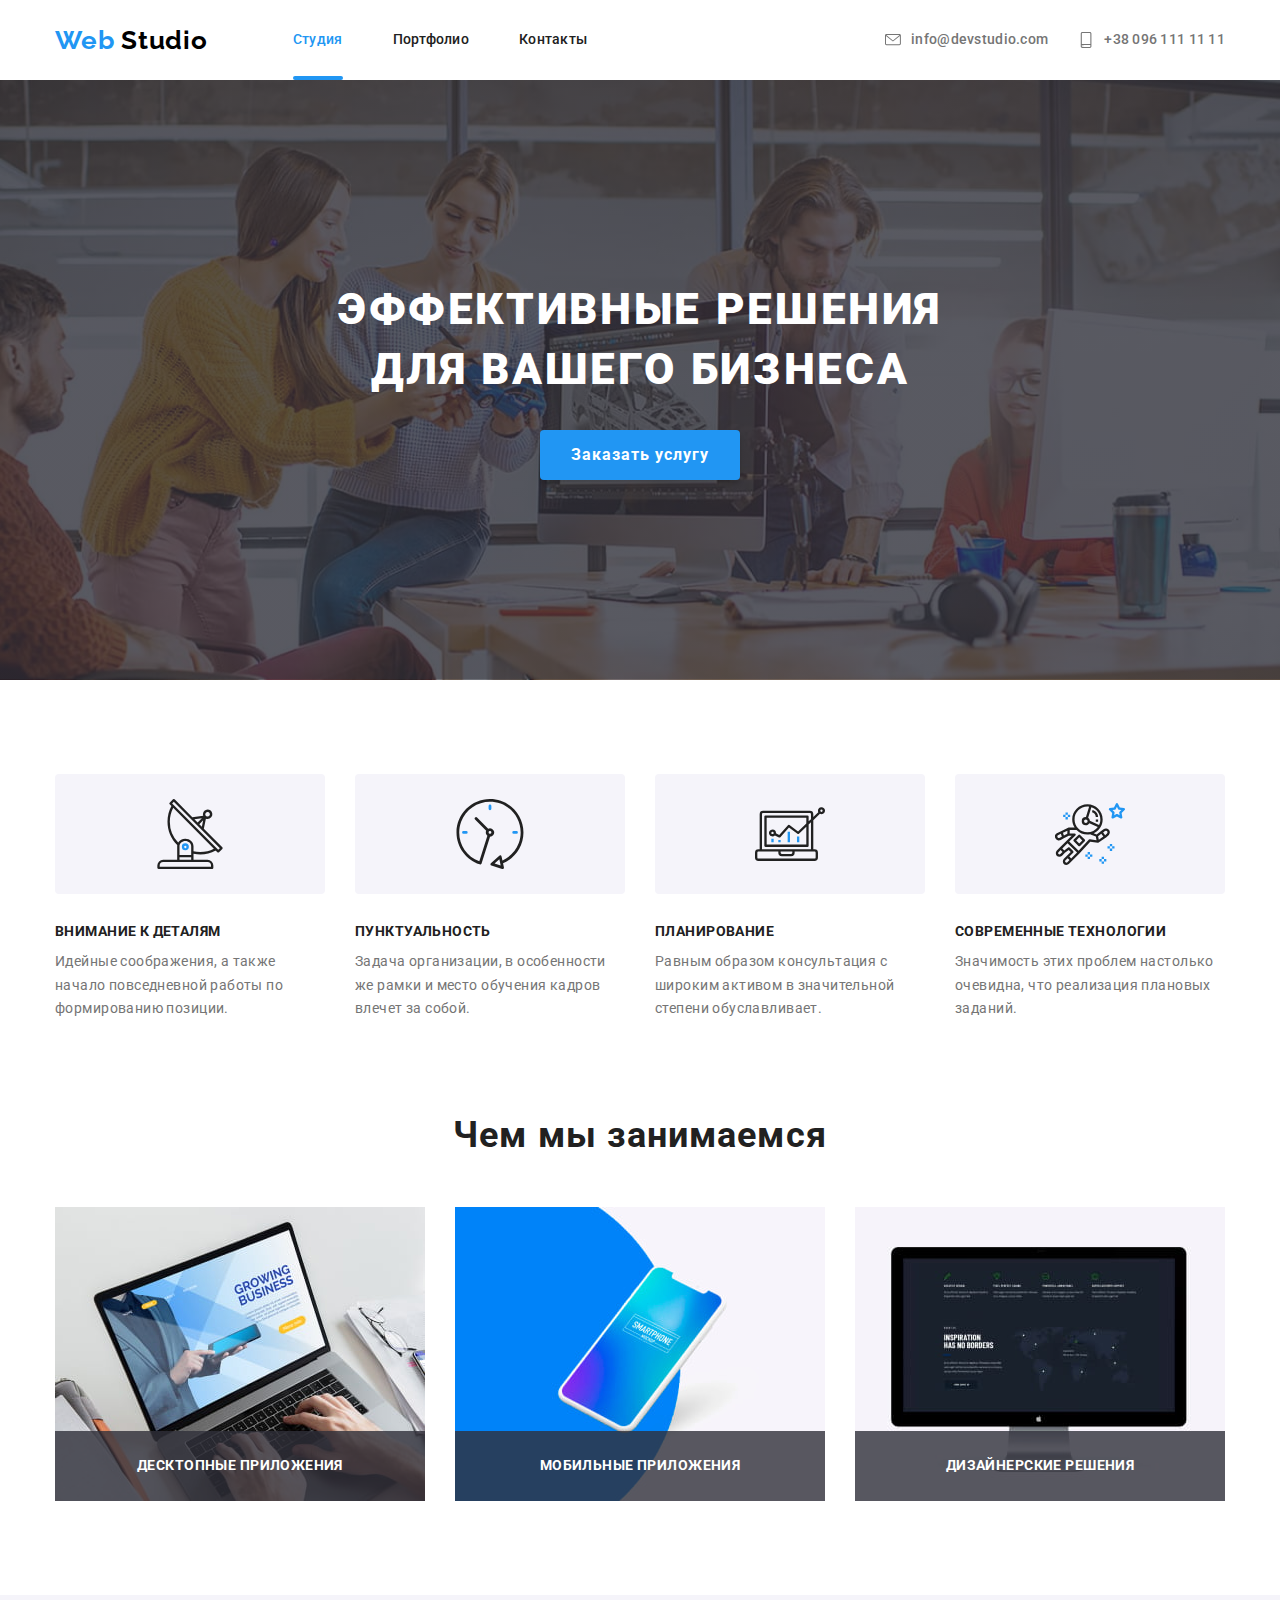
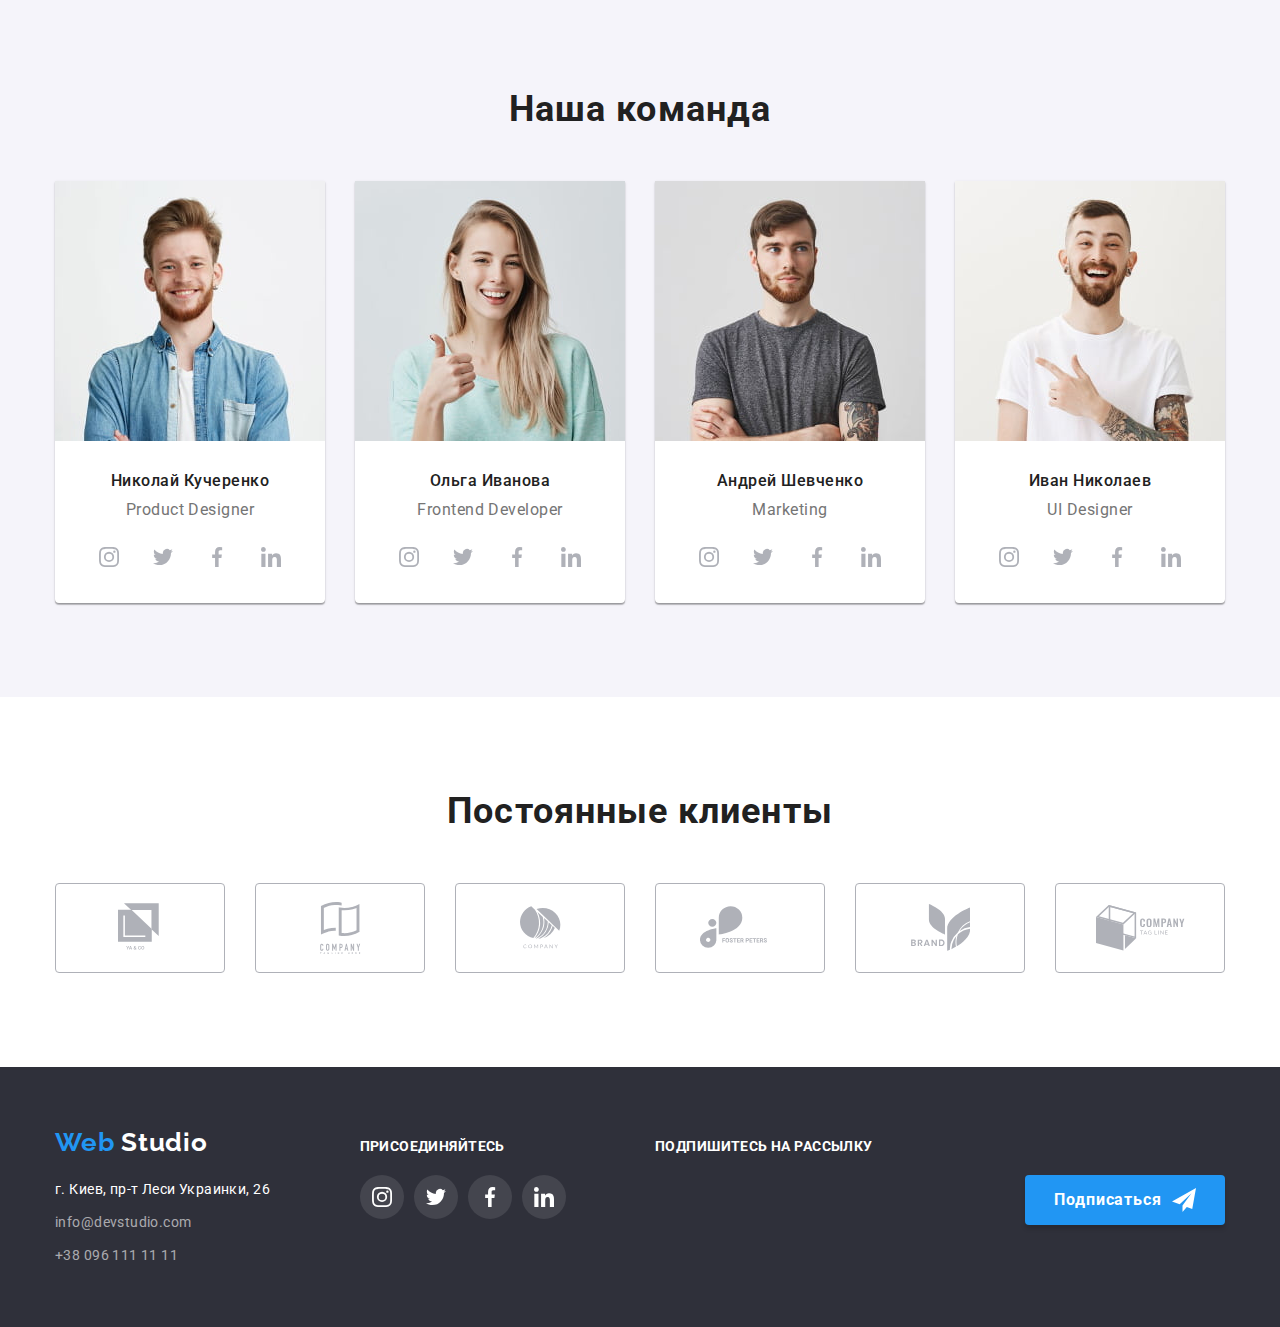
<file: index.html>
<!DOCTYPE html>
<html lang="ru">
  <head>
    <meta charset="UTF-8" />
    <meta name="viewport" content="width=device-width, initial-scale=1.0" />
    <title lang="en">Web Studio</title>
    <link
      rel="stylesheet"
      href="https://cdnjs.cloudflare.com/ajax/libs/animate.css/4.0.0/animate.min.css"
    />
    <link
      href="https://fonts.googleapis.com/css2?family=Raleway:wght@700&family=Roboto:wght@400;500;700;900&display=swap"
      rel="stylesheet"
    />
    <link rel="stylesheet" href="./css/normalize.css" />
    <link rel="stylesheet" href="./css/styles.css" />
  </head>
  <body>
    <!-- header -->
    <header class="header">
      <div class="container">
        <nav class="header-navigation">
          <a class="logo logo-light-theme link" href="./index.html" lang="en"
            ><span class="logo-accent">Web</span> Studio</a
          >
          <ul class="navigation-list list">
            <li class="navigation-list-item">
              <a
                class="navigation-item-link link nav-item-active"
                href="./index.html"
                >Студия</a
              >
            </li>
            <li class="navigation-list-item">
              <a class="navigation-item-link link" href="./portfolio.html"
                >Портфолио</a
              >
            </li>
            <li class="navigation-list-item">
              <a class="navigation-item-link link" href="">Контакты</a>
            </li>
          </ul>
        </nav>

        <ul class="header-address-list list">
          <li class="header-address-list-item">
            <a
              class="header-address-item-link link"
              href="mailto:info@devstudio.com"
            >
              <svg class="header-address-icon">
                <use href="./images/sprite.svg#envelope"></use>
              </svg>
              info@devstudio.com</a
            >
          </li>
          <li class="header-address-list-item">
            <a class="header-address-item-link link" href="tel:+380961111111">
              <svg class="header-address-icon">
                <use href="./images/sprite.svg#smartphone"></use>
              </svg>
              +38 096 111 11 11</a
            >
          </li>
        </ul>
      </div>
    </header>

    <main>
      <!-- hero секция -->
      <section class="hero">
        <h1 class="hero-title">
          Эффективные решения <br />
          для вашего бизнеса
        </h1>
        <button class="button-main">Заказать услугу</button>
      </section>

      <!--секция особенности-->
      <section class="features">
        <div class="container">
          <h2 class="features-title">Особенности</h2>
          <ul class="features-list list">
            <li class="features-list-item">
              <div class="features-image-container">
                <svg
                  width="70"
                  height="70"
                  aria-label="Иконка спутниковая антена"
                >
                  <use href="./images/sprite.svg#antenna"></use>
                </svg>
              </div>
              <h3 class="title">Внимание к деталям</h3>
              <p class="text">
                Идейные соображения, а также начало повседневной работы по
                формированию позиции.
              </p>
            </li>
            <li class="features-list-item">
              <div class="features-image-container">
                <svg width="70" height="70" aria-label="Иконка часы">
                  <use href="./images/sprite.svg#clock"></use>
                </svg>
              </div>
              <h3 class="title">Пунктуальность</h3>
              <p class="text">
                Задача организации, в особенности же рамки и место обучения
                кадров влечет за собой.
              </p>
            </li>
            <li class="features-list-item">
              <div class="features-image-container">
                <svg width="70" height="70" aria-label="Иконка график">
                  <use href="./images/sprite.svg#diagram"></use>
                </svg>
              </div>
              <h3 class="title">Планирование</h3>
              <p class="text">
                Равным образом консультация с широким активом в значительной
                степени обуславливает.
              </p>
            </li>
            <li class="features-list-item">
              <div class="features-image-container">
                <svg
                  width="70"
                  height="70"
                  aria-label="Иконка астронавт и звезды"
                >
                  <use href="./images/sprite.svg#astronaut"></use>
                </svg>
                <!-- <img
                  class="features-list-item-image"
                  src="./images/astronaut.svg"
                  alt="иконка астронавт"
                /> -->
              </div>
              <h3 class="title">Современные технологии</h3>
              <p class="text">
                Значимость этих проблем настолько очевидна, что реализация
                плановых заданий.
              </p>
            </li>
          </ul>
        </div>
      </section>

      <!--секция о нас-->
      <section class="about-us section">
        <div class="container">
          <h2 class="section-title">Чем мы занимаемся</h2>
          <ul class="about-us-list list">
            <li class="about-us-list-item">
              <img
                src="./images/desktop.jpg"
                alt="ноутбук"
                width="370"
                height="294"
              />
              <p class="title about-us-overlay">Десктопные приложения</p>
            </li>
            <li class="about-us-list-item">
              <img
                src="./images/mobile.jpg"
                alt="смартфон"
                width="370"
                height="294"
              />
              <p class="title about-us-overlay">Мобильные приложения</p>
            </li>
            <li class="about-us-list-item">
              <img
                src="./images/design.jpg"
                alt="монитор"
                width="370"
                height="294"
              />
              <p class="title about-us-overlay">Дизайнерские решения</p>
            </li>
          </ul>
        </div>
      </section>

      <!--секция наша команда-->
      <section class="team section">
        <div class="container">
          <h2 class="section-title">Наша команда</h2>
          <ul class="team-list list">
            <li class="team-list-item">
              <img
                class="team-item-image"
                src="./images/team1.jpg"
                alt="Николай Кучеренко"
              />
              <h3 class="team-item-title">Николай Кучеренко</h3>
              <p class="team-item-position" lang="en">
                Product Designer
              </p>
              <ul class="social-list list">
                <li class="social-list-item">
                  <a
                    class="social-list-item-link link"
                    href=""
                    aria-label="иконка инстаграм"
                  >
                    <svg class="social-link-icon">
                      <use href="./images/sprite.svg#instagram"></use>
                    </svg>
                  </a>
                </li>
                <li class="social-list-item">
                  <a
                    class="social-list-item-link link"
                    href=""
                    aria-label="иконка твиттер"
                  >
                    <svg class="social-link-icon">
                      <use href="./images/sprite.svg#twitter"></use>
                    </svg>
                  </a>
                </li>
                <li class="social-list-item">
                  <a
                    class="social-list-item-link link"
                    href=""
                    aria-label="иконка фейсбук"
                  >
                    <svg class="social-link-icon">
                      <use href="./images/sprite.svg#facebook"></use>
                    </svg>
                  </a>
                </li>
                <li class="social-list-item">
                  <a
                    class="social-list-item-link link"
                    href=""
                    aria-label="иконка линкедин"
                  >
                    <svg class="social-link-icon">
                      <use href="./images/sprite.svg#linkedin"></use>
                    </svg>
                  </a>
                </li>
              </ul>
            </li>
            <li class="team-list-item">
              <img
                class="team-item-image"
                src="./images/team2.jpg"
                alt="Ольга Иванова"
              />
              <h3 class="team-item-title">Ольга Иванова</h3>
              <p class="team-item-position" lang="en">
                Frontend Developer
              </p>
              <ul class="social-list list">
                <li class="social-list-item">
                  <a
                    class="social-list-item-link link"
                    href=""
                    aria-label="иконка инстаграм"
                  >
                    <svg class="social-link-icon">
                      <use href="./images/sprite.svg#instagram"></use>
                    </svg>
                  </a>
                </li>
                <li class="social-list-item">
                  <a
                    class="social-list-item-link link"
                    href=""
                    aria-label="иконка твиттер"
                  >
                    <svg class="social-link-icon">
                      <use href="./images/sprite.svg#twitter"></use>
                    </svg>
                  </a>
                </li>
                <li class="social-list-item">
                  <a
                    class="social-list-item-link link"
                    href=""
                    aria-label="иконка фейсбук"
                  >
                    <svg class="social-link-icon">
                      <use href="./images/sprite.svg#facebook"></use>
                    </svg>
                  </a>
                </li>
                <li class="social-list-item">
                  <a
                    class="social-list-item-link link"
                    href=""
                    aria-label="иконка линкедин"
                  >
                    <svg class="social-link-icon">
                      <use href="./images/sprite.svg#linkedin"></use>
                    </svg>
                  </a>
                </li>
              </ul>
            </li>
            <li class="team-list-item">
              <img
                class="team-item-image"
                src="./images/team3.jpg"
                alt="Андрей Шевченко"
              />
              <h3 class="team-item-title">Андрей Шевченко</h3>
              <p class="team-item-position" lang="en">Marketing</p>
              <ul class="social-list list">
                <li class="social-list-item">
                  <a
                    class="social-list-item-link link"
                    href=""
                    aria-label="иконка инстаграм"
                  >
                    <svg class="social-link-icon">
                      <use href="./images/sprite.svg#instagram"></use>
                    </svg>
                  </a>
                </li>
                <li class="social-list-item">
                  <a
                    class="social-list-item-link link"
                    href=""
                    aria-label="иконка твиттер"
                  >
                    <svg class="social-link-icon">
                      <use href="./images/sprite.svg#twitter"></use>
                    </svg>
                  </a>
                </li>
                <li class="social-list-item">
                  <a
                    class="social-list-item-link link"
                    href=""
                    aria-label="иконка фейсбук"
                  >
                    <svg class="social-link-icon">
                      <use href="./images/sprite.svg#facebook"></use>
                    </svg>
                  </a>
                </li>
                <li class="social-list-item">
                  <a
                    class="social-list-item-link link"
                    href=""
                    aria-label="иконка линкедин"
                  >
                    <svg class="social-link-icon">
                      <use href="./images/sprite.svg#linkedin"></use>
                    </svg>
                  </a>
                </li>
              </ul>
            </li>
            <li class="team-list-item">
              <img
                class="team-item-image"
                src="./images/team4.jpg"
                alt="Иван Николаев"
              />
              <h3 class="team-item-title">Иван Николаев</h3>
              <p class="team-item-position" lang="en">UI Designer</p>
              <ul class="social-list list">
                <li class="social-list-item">
                  <a
                    class="social-list-item-link link"
                    href=""
                    aria-label="иконка инстаграм"
                  >
                    <svg class="social-link-icon">
                      <use href="./images/sprite.svg#instagram"></use>
                    </svg>
                  </a>
                </li>
                <li class="social-list-item">
                  <a
                    class="social-list-item-link link"
                    href=""
                    aria-label="иконка твиттер"
                  >
                    <svg class="social-link-icon">
                      <use href="./images/sprite.svg#twitter"></use>
                    </svg>
                  </a>
                </li>
                <li class="social-list-item">
                  <a
                    class="social-list-item-link link"
                    href=""
                    aria-label="иконка фейсбук"
                  >
                    <svg class="social-link-icon">
                      <use href="./images/sprite.svg#facebook"></use>
                    </svg>
                  </a>
                </li>
                <li class="social-list-item">
                  <a
                    class="social-list-item-link link"
                    href=""
                    aria-label="иконка линкедин"
                  >
                    <svg class="social-link-icon">
                      <use href="./images/sprite.svg#linkedin"></use>
                    </svg>
                  </a>
                </li>
              </ul>
            </li>
          </ul>
        </div>
      </section>

      <!--clients section-->
      <section class="clients section">
        <div class="container">
          <h2 class="section-title">Постоянные клиенты</h2>
          <ul class="clients-list list">
            <li class="clients-list-item">
              <a class="clients-item-link link" href="">
                <svg
                  class="clients-item-icon"
                  width="45"
                  height="50"
                  aria-label="логотип компании 1"
                >
                  <use href="./images/sprite.svg#logo1"></use>
                </svg>
              </a>
            </li>
            <li class="clients-list-item">
              <a class="clients-item-link link" href="">
                <svg
                  class="clients-item-icon"
                  width="45"
                  height="52"
                  aria-label="логотип компании 2"
                >
                  <use href="./images/sprite.svg#logo2"></use>
                </svg>
              </a>
            </li>
            <li class="clients-list-item">
              <a class="clients-item-link link" href="">
                <svg
                  class="clients-item-icon"
                  width="41"
                  height="43"
                  aria-label="логотип компании 3"
                >
                  <use href="./images/sprite.svg#logo3"></use>
                </svg>
              </a>
            </li>
            <li class="clients-list-item">
              <a class="clients-item-link link" href="">
                <svg
                  class="clients-item-icon"
                  width="80"
                  height="43"
                  aria-label="логотип компании 4"
                >
                  <use href="./images/sprite.svg#logo4"></use>
                </svg>
              </a>
            </li>
            <li class="clients-list-item">
              <a class="clients-item-link link" href="">
                <svg
                  class="clients-item-icon"
                  width="59"
                  height="47"
                  aria-label="логотип компании 5"
                >
                  <use href="./images/sprite.svg#logo5"></use>
                </svg>
              </a>
            </li>
            <li class="clients-list-item">
              <a class="clients-item-link link" href="">
                <svg
                  class="clients-item-icon"
                  width="89"
                  height="46"
                  aria-label="логотип компании 6"
                >
                  <use href="./images/sprite.svg#logo6"></use>
                </svg>
              </a>
            </li>
          </ul>
        </div>
      </section>
    </main>

    <footer class="footer">
      <div class="container">
        <!-- блок адрес -->
        <div class="footer-address-container">
          <a class="logo footer-logo link" href="./index.html" lang="en"
            ><span class="logo-accent">Web</span> Studio</a
          >
          <address class="address">
            <a
              class="address-postal link"
              href="https://goo.gl/maps/jZkNy4jzxjosVLDv5"
              target="_blank"
              >г. Киев, пр-т Леси Украинки, 26</a
            >
            <a class="address-mail link" href="mailto:info@devstudio.com"
              >info@devstudio.com</a
            >
            <a class="address-tel link" href="tel:+380961111111"
              >+38 096 111 11 11</a
            >
          </address>
        </div>

        <!-- блок соцсети -->
        <div class="social-join">
          <b class="title">присоединяйтесь</b>
          <ul class="social-list list">
            <li class="social-list-item">
              <a
                class="social-list-item-link link"
                href=""
                aria-label="иконка инстаграм"
              >
                <svg class="social-link-icon">
                  <use href="./images/sprite.svg#instagram"></use>
                </svg>
              </a>
            </li>
            <li class="social-list-item">
              <a
                class="social-list-item-link link"
                href=""
                aria-label="иконка твиттер"
              >
                <svg class="social-link-icon">
                  <use href="./images/sprite.svg#twitter"></use>
                </svg>
              </a>
            </li>
            <li class="social-list-item">
              <a
                class="social-list-item-link link"
                href=""
                aria-label="иконка фейсбук"
              >
                <svg class="social-link-icon">
                  <use href="./images/sprite.svg#facebook"></use>
                </svg>
              </a>
            </li>
            <li class="social-list-item">
              <a
                class="social-list-item-link link"
                href=""
                aria-label="иконка линкедин"
              >
                <svg class="social-link-icon">
                  <use href="./images/sprite.svg#linkedin"></use>
                </svg>
              </a>
            </li>
          </ul>
        </div>

        <!-- форма подписки-->
        <div class="sign-form">
          <b class="title">Подпишитесь на рассылку</b>
          <button class="button-main">
            Подписаться
            <svg class="send-icon" width="24" height="24">
              <use href="./images/sprite.svg#send"></use>
            </svg>
          </button>
        </div>
      </div>
    </footer>
  </body>
</html>
</file>
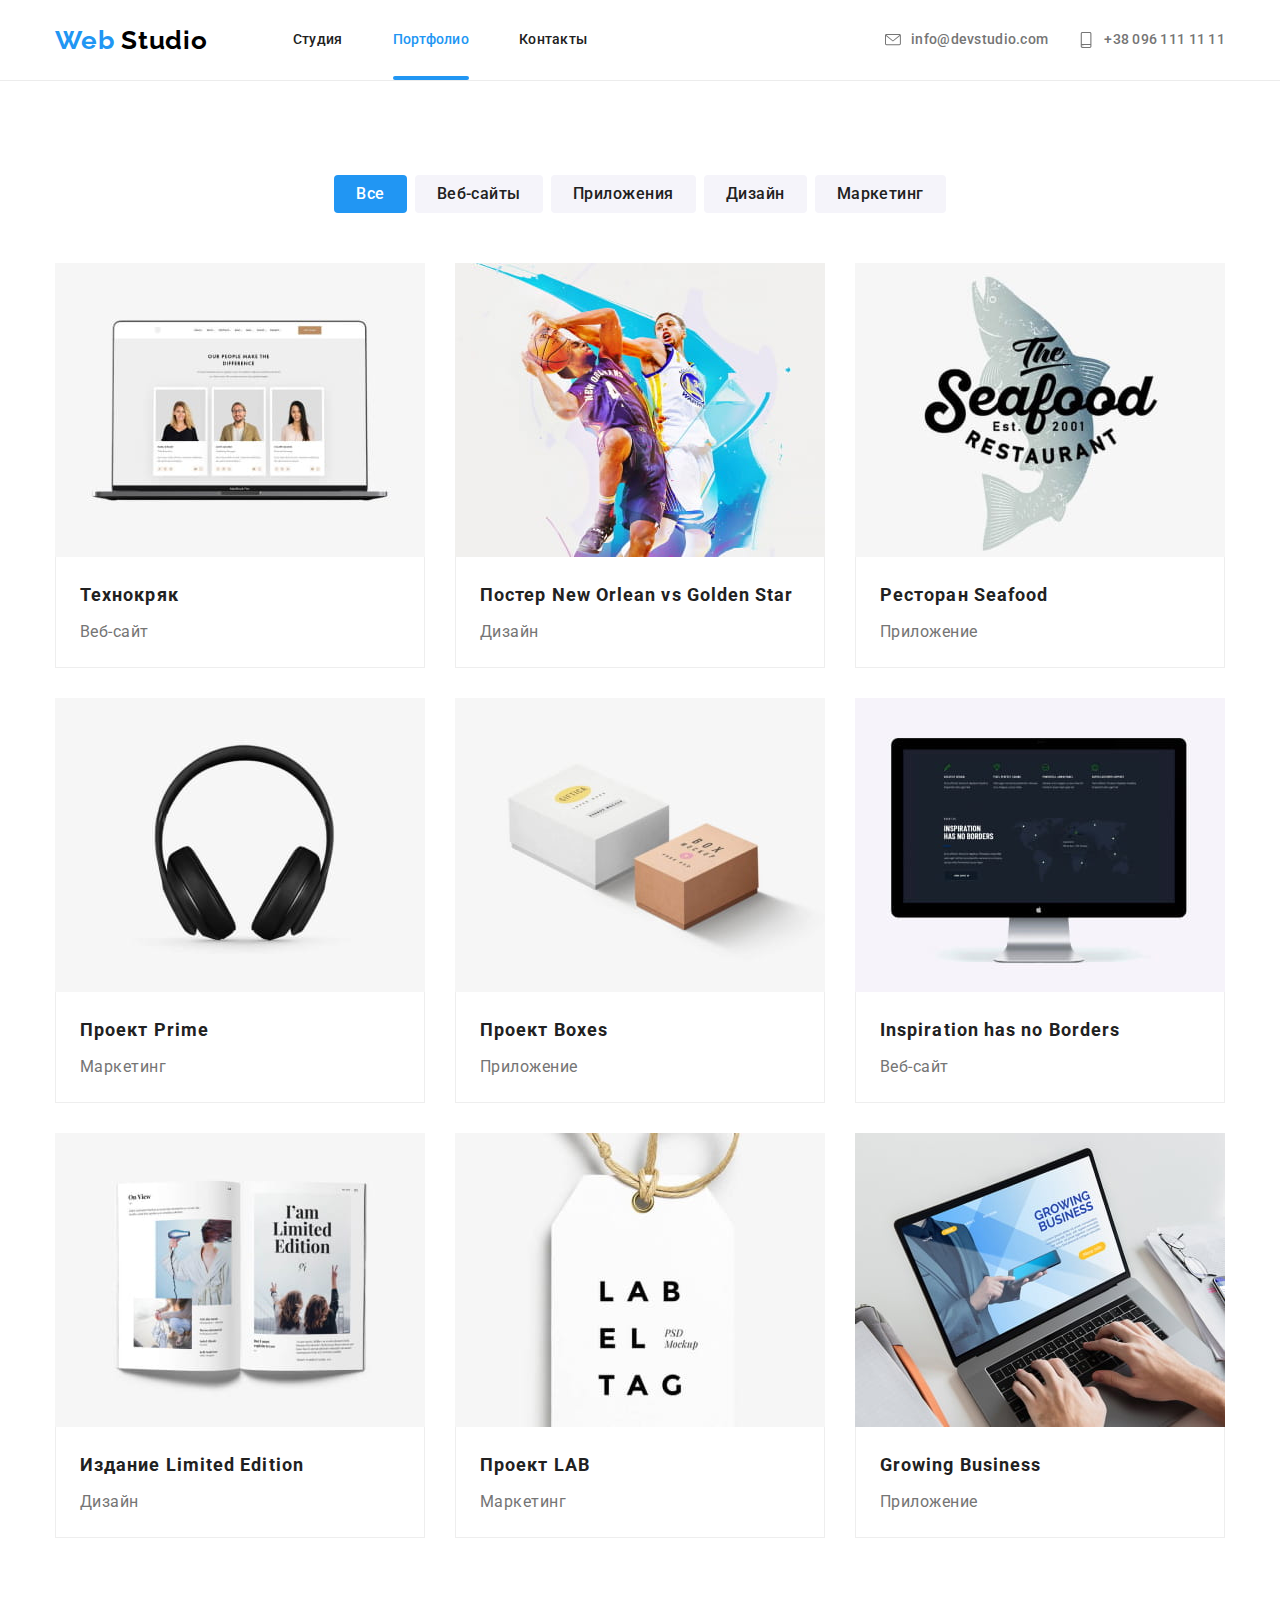
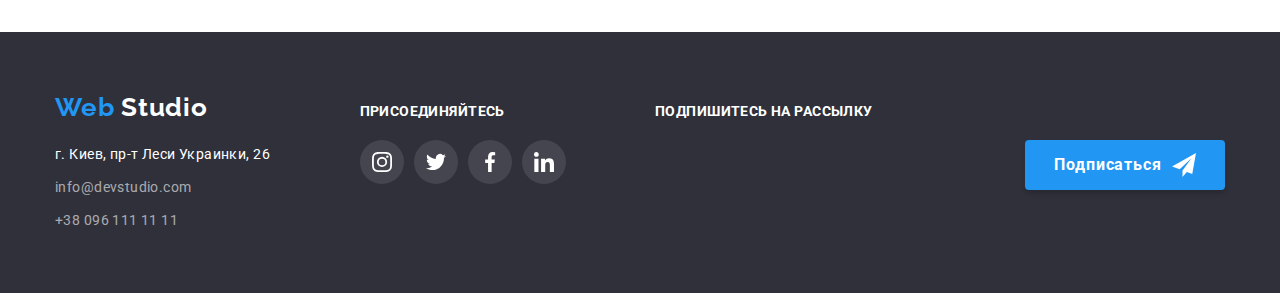
<file: portfolio.html>
<!DOCTYPE html>
<html lang="ru">
  <head>
    <meta charset="UTF-8" />
    <meta name="viewport" content="width=device-width, initial-scale=1.0" />
    <title>Портфолио</title>
    <link
      rel="stylesheet"
      href="https://cdnjs.cloudflare.com/ajax/libs/animate.css/4.0.0/animate.min.css"
    />
    <link
      href="https://fonts.googleapis.com/css2?family=Raleway:wght@700&family=Roboto:wght@400;500;700;900&display=swap"
      rel="stylesheet"
    />
    <link rel="stylesheet" href="./css/normalize.css" />
    <link rel="stylesheet" href="./css/styles.css" />
  </head>
  <body>
    <header class="header">
      <div class="container">
        <nav class="header-navigation">
          <a class="logo logo-light-theme link" href="./index.html" lang="en"
            ><span class="logo-accent">Web</span> Studio</a
          >
          <ul class="navigation-list list">
            <li class="navigation-list-item">
              <a class="navigation-item-link link" href="./index.html"
                >Студия</a
              >
            </li>
            <li class="navigation-list-item">
              <a
                class="navigation-item-link link nav-item-active"
                href="./portfolio.html"
                >Портфолио</a
              >
            </li>
            <li class="navigation-list-item">
              <a class="navigation-item-link link" href="">Контакты</a>
            </li>
          </ul>
        </nav>
        <ul class="header-address-list list">
          <li class="header-address-list-item">
            <a
              class="header-address-item-link link"
              href="mailto:info@devstudio.com"
            >
              <svg class="header-address-icon">
                <use href="./images/sprite.svg#envelope"></use>
              </svg>
              info@devstudio.com</a
            >
          </li>
          <li class="header-address-list-item">
            <a class="header-address-item-link link" href="tel:+380961111111">
              <svg class="header-address-icon">
                <use href="./images/sprite.svg#smartphone"></use>
              </svg>
              +38 096 111 11 11</a
            >
          </li>
        </ul>
      </div>
    </header>

    <main>
      <section class="section">
        <div class="container">
          <h1 class="projects-title">Наши проекты</h1>
          <!-- фильтр проектов -->
          <ul class="projects-filter list">
            <li class="projects-filter-list-item">
              <button class="button-filter button-active">Все</button>
            </li>
            <li class="projects-filter-list-item">
              <button class="button-filter">
                Веб-сайты
              </button>
            </li>
            <li class="projects-filter-list-item">
              <button class="button-filter">
                Приложения
              </button>
            </li>
            <li class="projects-filter-list-item">
              <button class="button-filter">
                Дизайн
              </button>
            </li>
            <li class="projects-filter-list-item">
              <button class="button-filter">
                Маркетинг
              </button>
            </li>
          </ul>

          <!-- проекты -->
          <ul class="projects-list list">
            <li class="projects-list-item">
              <a class="projects-item-link link" href="">
                <div class="projects-thumb">
                  <img
                    class="projects-item-image"
                    src="./images/tehnokryak.jpg"
                    alt="Изображение веб-сайта Технокряк"
                  />
                  <p class="projects-overlay-text">
                    Технокряк это современная площадка распространения
                    коронавируса. Компании используют эту платформу для
                    цифрового шпионажа и атак на защищённые сервера конкурентов.
                  </p>
                </div>
                <div class="project-caption">
                  <h2 class="project-title">Технокряк</h2>
                  <p class="project-text">Веб-сайт</p>
                </div>
              </a>
            </li>
            <li class="projects-list-item">
              <a class="projects-item-link link" href="">
                <div class="projects-thumb">
                  <img
                    class="projects-item-image"
                    src="./images/new-orlean.jpg"
                    alt="Два баскетболиста в игре"
                  />
                  <p class="projects-overlay-text">
                    Lorem ipsum dolor sit amet consectetur adipisicing elit.
                    Cumque aliquam ipsa excepturi nobis distinctio?
                  </p>
                </div>
                <div class="project-caption">
                  <h2 class="project-title">
                    Постер <span lang="en">New Orlean vs Golden Star</span>
                  </h2>
                  <p class="project-text">Дизайн</p>
                </div>
              </a>
            </li>
            <li class="projects-list-item">
              <a class="projects-item-link link" href="">
                <div class="projects-thumb">
                  <img
                    class="projects-item-image"
                    src="./images/seafood.jpg"
                    alt="Логотип ресторана Сифуд"
                  />
                  <p class="projects-overlay-text">
                    Lorem ipsum dolor sit amet consectetur adipisicing elit.
                    Voluptate sit nulla velit dicta! Nam, sint.
                  </p>
                </div>
                <div class="project-caption">
                  <h2 class="project-title">
                    Ресторан <span lang="en">Seafood</span>
                  </h2>
                  <p class="project-text">Приложение</p>
                </div>
              </a>
            </li>
            <li class="projects-list-item">
              <a class="projects-item-link link" href="">
                <div class="projects-thumb">
                  <img
                    class="projects-item-image"
                    src="./images/prime.jpg"
                    alt="Наушники"
                  />
                  <p class="projects-overlay-text">
                    Lorem ipsum dolor sit amet consectetur adipisicing elit.
                    Voluptate sit nulla velit dicta! Nam, sint.
                  </p>
                </div>
                <div class="project-caption">
                  <h2 class="project-title">
                    Проект <span lang="en">Prime</span>
                  </h2>
                  <p class="project-text">Маркетинг</p>
                </div>
              </a>
            </li>
            <li class="projects-list-item">
              <a class="projects-item-link link" href="">
                <div class="projects-thumb">
                  <img
                    class="projects-item-image"
                    src="./images/boxes.jpg"
                    alt="Две коробки"
                  />
                  <p class="projects-overlay-text">
                    Lorem ipsum dolor, sit amet consectetur adipisicing elit.
                    At, dignissimos. Eveniet iure modi similique delectus! A
                    ipsa repellat ullam necessitatibus? Recusandae, reiciendis
                    qui?
                  </p>
                </div>
                <div class="project-caption">
                  <h2 class="project-title">
                    Проект <span lang="en">Boxes</span>
                  </h2>
                  <p class="project-text">Приложение</p>
                </div>
              </a>
            </li>
            <li class="projects-list-item">
              <a class="projects-item-link link" href="">
                <div class="projects-thumb">
                  <img
                    class="projects-item-image"
                    src="./images/inspiration.jpg"
                    alt="Монитор"
                  />
                  <p class="projects-overlay-text">
                    Lorem ipsum dolor, sit amet consectetur adipisicing elit.
                    At, dignissimos. Eveniet iure modi similique delectus! A
                    ipsa repellat ullam necessitatibus? Recusandae, reiciendis
                    qui?
                  </p>
                </div>
                <div class="project-caption">
                  <h2 class="project-title" lang="en">
                    Inspiration has no Borders
                  </h2>
                  <p class="project-text">Веб-сайт</p>
                </div>
              </a>
            </li>
            <li class="projects-list-item">
              <a class="projects-item-link link" href="">
                <div class="projects-thumb">
                  <img
                    class="projects-item-image"
                    src="./images/limited-edition.jpg"
                    alt="Журнал"
                  />
                  <p class="projects-overlay-text">
                    Lorem ipsum dolor, sit amet consectetur adipisicing elit.
                    At, dignissimos. Eveniet iure modi similique delectus! A
                    ipsa repellat ullam necessitatibus? Recusandae, reiciendis
                    qui?
                  </p>
                </div>
                <div class="project-caption">
                  <h2 class="project-title">
                    Издание <span lang="en">Limited Edition</span>
                  </h2>
                  <p class="project-text">Дизайн</p>
                </div>
              </a>
            </li>
            <li class="projects-list-item">
              <a class="projects-item-link link" href="">
                <div class="projects-thumb">
                  <img
                    class="projects-item-image"
                    src="./images/lab.jpg"
                    alt="Логотип проекта Лаб в виде ярлыка"
                  />
                  <p class="projects-overlay-text">
                    Lorem ipsum dolor, sit amet consectetur adipisicing elit.
                    At, dignissimos. Eveniet iure modi similique delectus! A
                    ipsa repellat ullam necessitatibus? Recusandae, reiciendis
                    qui?
                  </p>
                </div>
                <div class="project-caption">
                  <h2 class="project-title">
                    Проект <span lang="en">LAB</span>
                  </h2>
                  <p class="project-text">Маркетинг</p>
                </div>
              </a>
            </li>
            <li class="projects-list-item">
              <a class="projects-item-link link" href="">
                <div class="projects-thumb">
                  <img
                    class="projects-item-image"
                    src="./images/growing-business.jpg"
                    alt="Человек работающий за ноутбуком"
                  />
                  <p class="projects-overlay-text">
                    Lorem ipsum dolor, sit amet consectetur adipisicing elit.
                    At, dignissimos. Eveniet iure modi similique delectus! A
                    ipsa repellat ullam necessitatibus? Recusandae, reiciendis
                    qui?
                  </p>
                </div>
                <div class="project-caption">
                  <h2 class="project-title" lang="en">Growing Business</h2>
                  <p class="project-text">Приложение</p>
                </div>
              </a>
            </li>
          </ul>
        </div>
      </section>
    </main>

    <footer class="footer">
      <div class="container">
        <!-- блок адрес -->
        <div class="footer-address-container">
          <a class="logo footer-logo link" href="./index.html" lang="en"
            ><span class="logo-accent">Web</span> Studio</a
          >
          <address class="address">
            <a
              class="address-postal link"
              href="https://goo.gl/maps/jZkNy4jzxjosVLDv5"
              target="_blank"
              >г. Киев, пр-т Леси Украинки, 26</a
            >
            <a class="address-mail link" href="mailto:info@devstudio.com"
              >info@devstudio.com</a
            >
            <a class="address-tel link" href="tel:+380961111111"
              >+38 096 111 11 11</a
            >
          </address>
        </div>

        <!-- блок соцсети -->
        <div class="social-join">
          <b class="title">присоединяйтесь</b>
          <ul class="social-list list">
            <li class="social-list-item">
              <a
                class="social-list-item-link link"
                href=""
                aria-label="иконка инстаграм"
              >
                <svg class="social-link-icon">
                  <use href="./images/sprite.svg#instagram"></use>
                </svg>
              </a>
            </li>
            <li class="social-list-item">
              <a
                class="social-list-item-link link"
                href=""
                aria-label="иконка твиттер"
              >
                <svg class="social-link-icon">
                  <use href="./images/sprite.svg#twitter"></use>
                </svg>
              </a>
            </li>
            <li class="social-list-item">
              <a
                class="social-list-item-link link"
                href=""
                aria-label="иконка фейсбук"
              >
                <svg class="social-link-icon">
                  <use href="./images/sprite.svg#facebook"></use>
                </svg>
              </a>
            </li>
            <li class="social-list-item">
              <a
                class="social-list-item-link link"
                href=""
                aria-label="иконка линкедин"
              >
                <svg class="social-link-icon">
                  <use href="./images/sprite.svg#linkedin"></use>
                </svg>
              </a>
            </li>
          </ul>
        </div>

        <!-- форма подписки-->
        <div class="sign-form">
          <b class="title">Подпишитесь на рассылку</b>
          <button class="button-main">
            Подписаться
            <svg class="send-icon" width="24" height="24">
              <use href="./images/sprite.svg#send"></use>
            </svg>
          </button>
        </div>
      </div>
    </footer>
  </body>
</html>
</file>
<file: css/styles.css>
:root {
  /* основные шрифты */
  --main-font: "Roboto", sans-serif;
  --logo-font: "Raleway", sans-serif;
  /* основные цвета */
  --main-title-color: #212121;
  --main-text-color: #757575;
  --accent-color: #2196f3;
  --main-background-color: #ffffff;
  --secondary-background-color: #f5f4fa;

  /* цвета логотипа */
  --logo-light-theme-color: #000000;
  --logo-dark-theme-color: #ffffff;
  /* цвета футера */
  --dark-theme-color: #ffffff;
  --dark-theme-secondary-color: rgba(255, 255, 255, 0.6);
  --dark-theme-background-color: #2f303a;
  --icon-color: #afb1b8;
}

html {
  box-sizing: border-box;
}

*,
*::before,
*::after {
  box-sizing: inherit;
  margin: 0;
  padding: 0;
}

h1 {
  margin: 0;
}

img {
  display: block;
}

button {
  display: block;
  cursor: pointer;
}

body {
  font-family: var(--main-font);
  font-style: normal;
  font-weight: 400;
  letter-spacing: 0.03em;
  color: var(--main-text-color);
  background-color: var(--main-background-color);
}

/* стили ссылок и списков */
.link {
  text-decoration: none;
  display: block;
}

.list {
  list-style: none;
}

.container {
  width: 1200px;
  padding-left: 15px;
  padding-right: 15px;
  margin-left: auto;
  margin-right: auto;
}

.section {
  padding-top: 94px;
  padding-bottom: 94px;
}

/* header */
.header {
  border-bottom: 1px solid #ececec;
  /* Вопрос */
  /* margin-bottom: -1px; */
}

.logo {
  font-family: var(--logo-font);
  font-style: normal;
  font-weight: 700;
  font-size: 26px;
  line-height: 1.19;
  letter-spacing: 0.03em;
}

.logo-accent {
  color: var(--accent-color);

  /* для анимации */
  /* display: inline-block; */
}

.logo-light-theme {
  color: var(--logo-light-theme-color);
}

.header .container {
  display: flex;
}

.header-navigation {
  display: flex;
  align-items: center;
}

.header-navigation .logo {
  margin-right: 85px;
}

.navigation-list {
  display: flex;
}

.navigation-list-item:not(:last-child) {
  margin-right: 50px;
}

.navigation-item-link {
  position: relative;
  padding-top: 32px;
  padding-bottom: 32px;

  font-weight: 500;
  font-size: 14px;
  line-height: 1.14;
  letter-spacing: 0.02em;

  color: var(--main-title-color);

  transition: color 250ms cubic-bezier(0.4, 0, 0.2, 1);
}

.navigation-item-link:hover,
.navigation-item-link:focus,
.header-address-item-link:hover,
.header-address-item-link:focus {
  color: var(--accent-color);
}

.nav-item-active::after {
  position: absolute;
  left: 0;
  bottom: 0;

  content: "";
  display: block;
  height: 4px;
  width: 100%;

  background-color: var(--accent-color);
  border-radius: 2px;
}

.header-address-list {
  display: flex;
  align-items: center;
  margin-left: auto;
}
.header-address-list-item:not(:last-child) {
  margin-right: 30px;
}

.header-address-item-link {
  display: flex;

  font-weight: 500;
  font-size: 14px;
  line-height: 1.14;
  letter-spacing: 0.02em;

  color: var(--main-text-color);

  transition: color 250ms cubic-bezier(0.4, 0, 0.2, 1);
}

.header-address-icon {
  width: 16px;
  height: 16px;
  margin-right: 10px;
  fill: currentColor;
}

.navigation-list .nav-item-active {
  color: var(--accent-color);
}

/* Для всех секций */
.section-title {
  font-weight: 700;
  font-size: 36px;
  line-height: 1.16;
  text-align: center;
  letter-spacing: 0.03em;
  color: var(--main-title-color);
  margin-bottom: 50px;
}

.title {
  font-weight: 700;
  font-size: 14px;
  line-height: 1.14;
  text-transform: uppercase;
  letter-spacing: 0.03em;
  color: var(--main-title-color);
}

.text {
  font-size: 14px;
  line-height: 1.71;
  letter-spacing: 0.03em;
}

.button-main {
  width: 200px;
  height: 50px;
  display: flex;
  justify-content: center;
  align-items: center;
  text-align: center;

  font-weight: 700;
  font-size: 16px;
  line-height: 1.88;
  letter-spacing: 0.06em;

  border: 0;
  border-radius: 4px;
  box-shadow: 0px 4px 4px rgba(0, 0, 0, 0.15);

  color: var(--main-background-color);
  background-color: var(--accent-color);
}

/* hero */
.hero {
  padding-top: 200px;
  padding-bottom: 200px;
  max-width: 1600px;
  /* Вопрос: в макете картинка над границей
  или ее нет на єтой странице */
  margin-top: -1px;
  margin-left: auto;
  margin-right: auto;
  text-align: center;
  background-image: linear-gradient(
      rgba(47, 48, 58, 0.8),
      rgba(47, 48, 58, 0.8)
    ),
    url(../images/header.jpg);
  background-position: center;
}

.hero-title {
  font-weight: 900;
  font-size: 44px;
  line-height: 1.36;
  letter-spacing: 0.06em;
  text-transform: uppercase;
  color: #ffffff;
  margin-bottom: 30px;
}
.hero .button-main {
  margin: 0 auto;
}

/* особенности */
.features {
  padding-top: 94px;
}

.features-title {
  display: none;
}
.features-list {
  display: flex;
}

.features-list-item:not(:last-child) {
  margin-right: 30px;
}

.features-image-container {
  width: 270px;
  height: 120px;
  margin-bottom: 30px;
  /* Вопрос padding или display: flex */
  padding: 25px 100px;
  /* display: flex;
  justify-content: center;
  align-items: center; */

  border-radius: 4px;
  background-color: var(--secondary-background-color);
}

.features .title {
  margin-bottom: 10px;
}

/* о нас */
.about-us-list {
  display: flex;
  justify-content: center;
}

.about-us-list-item {
  position: relative;
  /* width: 370px; */
}

.about-us-list-item:not(:last-child) {
  margin-right: 30px;
}

.about-us-list-item .title {
  text-align: center;
  color: var(--main-background-color);
}

/* .about-us-wrapper {
  position: relative;
} */

.about-us-overlay {
  position: absolute;
  padding-top: 27px;
  padding-bottom: 27px;
  left: 0;
  bottom: 0;
  width: 100%;
  background: rgba(47, 48, 58, 0.8);
}

/* команда */
.team {
  background-color: var(--secondary-background-color);
}

.team-list {
  display: flex;
  justify-content: center;
}

.team-list-item {
  width: 270px;
  background-color: var(--main-background-color);
  border-radius: 0px 0px 4px 4px;
  box-shadow: 0px 2px 1px rgba(0, 0, 0, 0.2), 0px 1px 1px rgba(0, 0, 0, 0.14),
    0px 1px 3px rgba(0, 0, 0, 0.12);
  padding-bottom: 24px;
}

.team-list-item:not(:last-child) {
  margin-right: 30px;
}
.team-item-image {
  margin-bottom: 30px;
}

.team-item-title {
  font-weight: 500;
  font-size: 16px;
  line-height: 1.19;
  text-align: center;
  letter-spacing: 0.03em;
  color: var(--main-title-color);

  margin-bottom: 10px;
}

.team-item-position {
  font-size: 16px;
  line-height: 1.19;
  text-align: center;
  letter-spacing: 0.03em;

  margin-bottom: 16px;
}

.social-list {
  display: flex;
  justify-content: center;
}

.social-list-item:not(:last-child) {
  margin-right: 10px;
}

.social-list-item-link {
  width: 44px;
  height: 44px;
  padding: 12px;
  border-radius: 50%;
  color: var(--icon-color);
  /* fill: var(--icon-color); */

  transition: background-color 250ms cubic-bezier(0.4, 0, 0.2, 1);
}

.social-list-item-link:hover,
.social-list-item-link:focus {
  background-color: var(--accent-color);
}

.social-link-icon {
  width: 20px;
  height: 20px;
  fill: currentColor;
  /* fill: var(--icon-color); */
  transition: fill 250ms cubic-bezier(0.4, 0, 0.2, 1);
}

.social-list-item-link:hover .social-link-icon,
.social-list-item-link:focus .social-link-icon {
  fill: var(--main-background-color);
}

/* клиенты */
.clients-list {
  display: flex;
}

.clients-list-item:not(:last-child) {
  margin-right: 30px;
}

.clients-item-link {
  display: flex;
  justify-content: center;
  align-items: center;
  width: 170px;
  height: 90px;

  border: 1px solid;
  border-radius: 4px;
  border-color: var(--icon-color);

  color: var(--icon-color);
  transition: color 250ms cubic-bezier(0.4, 0, 0.2, 1),
    border-color 250ms cubic-bezier(0.4, 0, 0.2, 1);
}

.clients-item-link:hover,
.clients-item-link:focus {
  border-color: var(--accent-color);
  color: var(--accent-color);
}

.clients-item-icon {
  /* fill: var(--icon-color); */
  fill: currentColor;
}

/* Вопрос  color для link или fill для clients-item-icon */
/* .clients-item-link:hover .clients-item-icon,
.clients-item-link:focus .clients-item-icon {
  fill: var(--accent-color);
} */

/* футер */
.footer {
  padding-top: 60px;
  padding-bottom: 60px;
  background-color: var(--dark-theme-background-color);
}

.footer .container {
  display: flex;
  align-items: baseline;
  justify-content: space-between;
}

.footer-logo {
  margin-bottom: 20px;
  color: var(--dark-theme-color);
}

.address {
  font-style: normal;
  font-weight: 400;
  font-size: 14px;
  line-height: 1.71;
  letter-spacing: 0.03em;
  color: var(--dark-theme-secondary-color);
}

.address-postal {
  margin-bottom: 9px;
  color: var(--dark-theme-color);
}
.address-mail {
  margin-bottom: 9px;
  color: var(--dark-theme-secondary-color);
}
.address-tel {
  color: var(--dark-theme-secondary-color);
}

.social-join .title,
.sign-form .title {
  display: block;
  margin-bottom: 20px;
  color: var(--dark-theme-color);
}

.social-join .social-list-item-link {
  background-color: rgba(255, 255, 255, 0.1);
  border-radius: 50%;
  color: var(--main-background-color);
}
.social-join .social-list-item-link:hover {
  background-color: var(--accent-color);
}

.sign-form {
  /* ВРЕМЕННО */
  width: 570px;
}

.sign-form .button-main {
  margin-left: auto;
}

.sign-form .send-icon {
  margin-left: 10px;
}

/* ПОРТФОЛИО */
/* кнопки фильтра */

.projects-title {
  display: none;
}

.projects-filter {
  display: flex;
  justify-content: center;
  margin-bottom: 50px;
}

.projects-filter-list-item:not(:last-child) {
  margin-right: 8px;
}

.button-filter {
  padding-top: 6px;
  padding-right: 22px;
  padding-bottom: 6px;
  padding-left: 22px;

  border: 0;
  border-radius: 4px;

  text-align: center;
  font-weight: 500;
  font-size: 16px;
  line-height: 1.63;
  letter-spacing: 0.03em;

  color: var(--main-title-color);
  background-color: var(--secondary-background-color);

  transition: color 250ms cubic-bezier(0.4, 0, 0.2, 1),
    background-color 250ms cubic-bezier(0.4, 0, 0.2, 1),
    box-shadow 250ms cubic-bezier(0.4, 0, 0.2, 1);
}

.button-active {
  color: var(--main-background-color);
  background-color: var(--accent-color);
  /* Вопрос: не понятно какой вид у кнопки в нажатом виде */
  /* box-shadow: 0px 2px 2px rgba(0, 0, 0, 0.12), 0px 1px 2px rgba(0, 0, 0, 0.08),
    0px 3px 1px rgba(0, 0, 0, 0.1); */
}

.button-filter:hover,
.button-filter:focus {
  color: var(--main-background-color);
  background-color: var(--accent-color);
  box-shadow: 0px 2px 2px rgba(0, 0, 0, 0.12), 0px 1px 2px rgba(0, 0, 0, 0.08),
    0px 3px 1px rgba(0, 0, 0, 0.1);
}

/* проекты */
.projects-list {
  display: flex;
  flex-wrap: wrap;
}

.projects-list-item:not(:nth-child(3n)) {
  margin-right: 30px;
}
.projects-list-item:not(:nth-last-child(-n + 3)) {
  margin-bottom: 30px;
}

.projects-item-link {
  transition: box-shadow 250ms cubic-bezier(0.4, 0, 0.2, 1);
}

.projects-item-link:hover,
.projects-item-link:focus {
  box-shadow: 1px 4px 6px rgba(0, 0, 0, 0.16), 0px 4px 4px rgba(0, 0, 0, 0.06),
    0px 1px 1px rgba(0, 0, 0, 0.12);
}

/* .projects-item-image {
  max-width: 370px;
} */

.project-caption {
  padding-top: 20px;
  padding-left: 24px;
  padding-right: 24px;
  padding-bottom: 20px;
  border-right: 1px solid #eeeeee;
  border-bottom: 1px solid #eeeeee;
  border-left: 1px solid #eeeeee;
}

.project-title {
  margin-bottom: 4px;
  font-weight: 700;
  font-size: 18px;
  line-height: 2;
  letter-spacing: 0.06em;
  color: var(--main-title-color);
}

.project-text {
  font-weight: 400;
  font-size: 16px;
  line-height: 1.88;
  letter-spacing: 0.03em;
  color: var(--main-text-color);
}

.projects-thumb {
  position: relative;
  width: 370px;
  height: 294px;
  overflow: hidden;
}

.projects-overlay-text {
  position: absolute;
  /* transform: translateY(-100%); */
  left: 0;
  top: 100%;

  width: 100%;
  height: 100%;
  padding: 24px;

  display: flex;
  align-items: center;

  font-style: normal;
  font-weight: 400;
  font-size: 18px;
  line-height: 1.56;
  letter-spacing: 0.03em;

  color: var(--dark-theme-color);
  background: rgba(33, 150, 243, 0.9);

  transition: transform 250ms cubic-bezier(0.4, 0, 0.2, 1);
}

.projects-item-link:hover .projects-overlay-text,
.projects-item-link:focus .projects-overlay-text {
  transform: translateY(-100%);
}

/* Анимации */
.about-us-list-item:hover .about-us-overlay {
  animation: flipInX 1000ms;
}

.header .logo {
  padding-top: 15px;
  padding-bottom: 15px;
}

.header .logo-accent {
  display: inline-block;
}

.header .logo:hover {
  animation: swing 1000ms;
}

.header .logo:hover .logo-accent {
  animation: animationWeb 1000ms 1000ms;
}

@keyframes animationWeb {
  0% {
    transform: 0;
  }
  15% {
    transform: translateX(10px);
  }
  40% {
    transform: translateX(0);
  }
  50% {
    transform: translateX(10px);
  }
  80% {
    transform: 0;
  }
  95% {
    transform: scaleY(0.1);
  }
}
</file>
